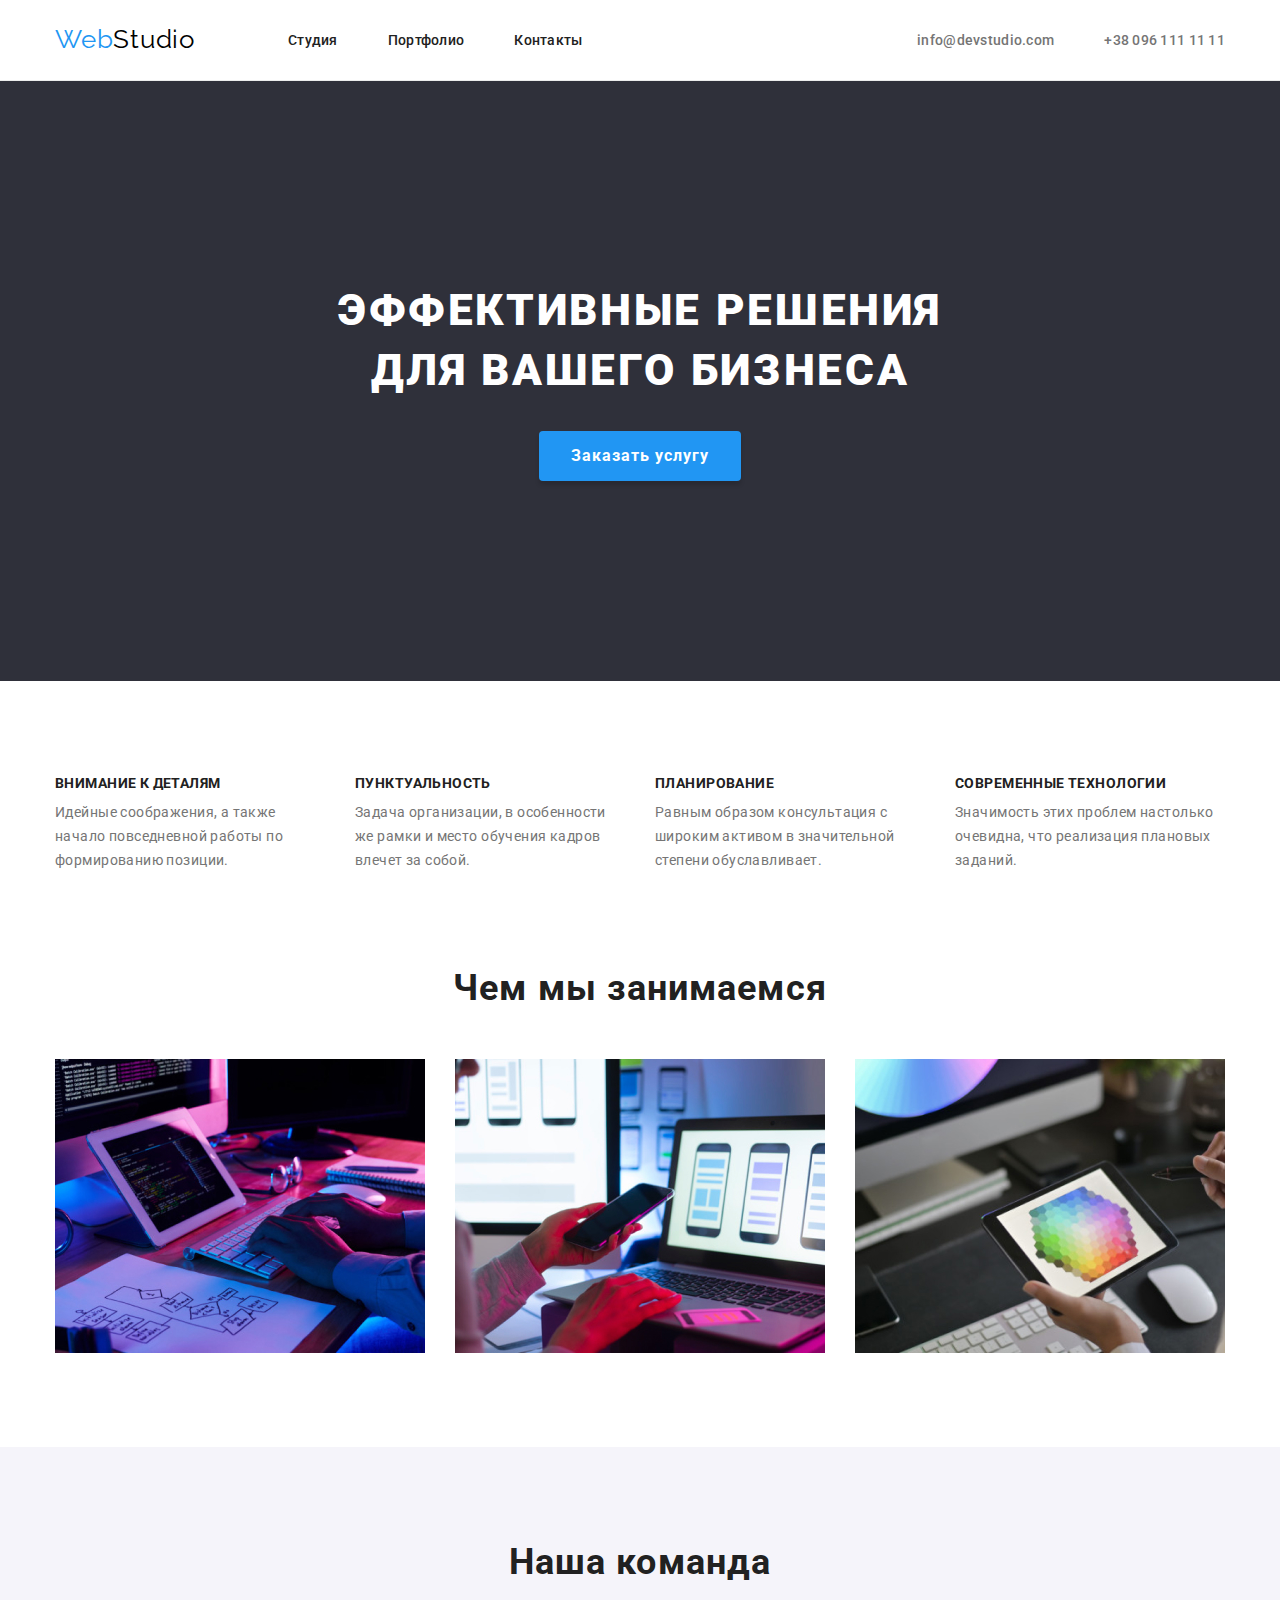
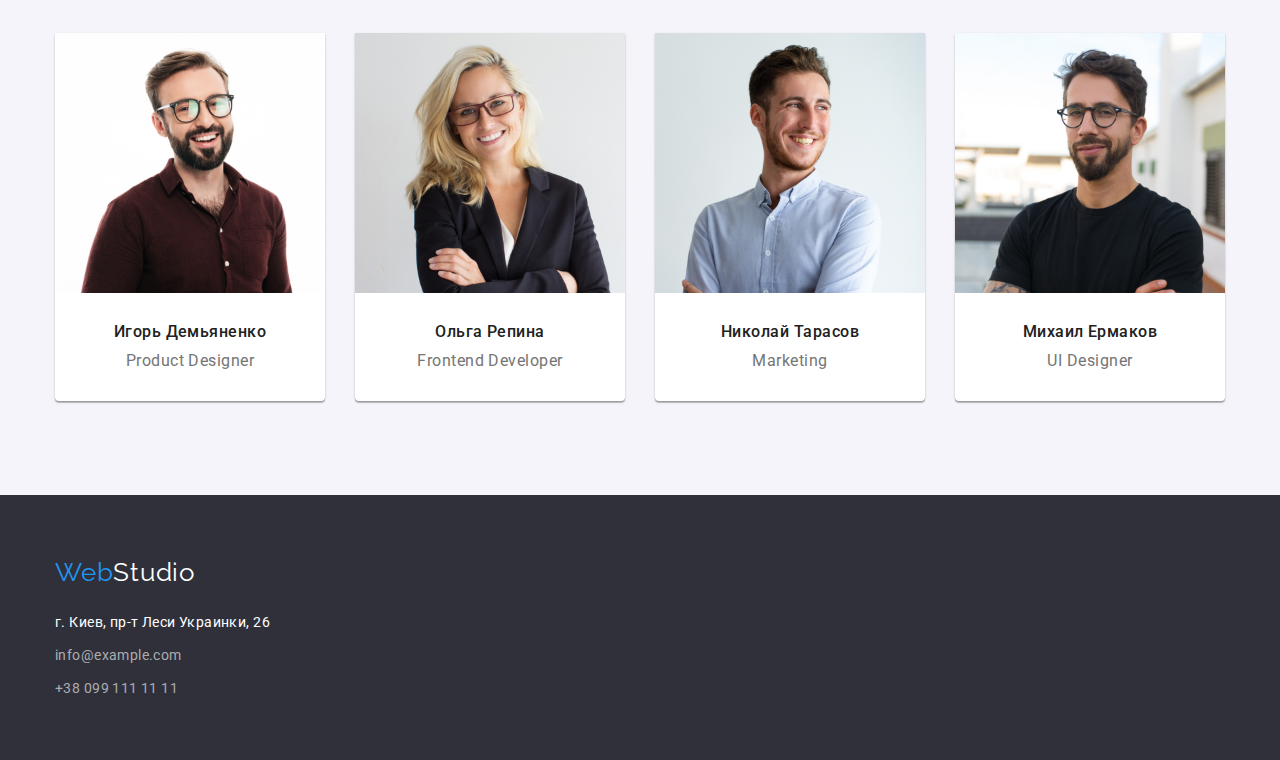
<file: index.html>
<!DOCTYPE html>
<html lang="ru">
  <head>
    <meta charset="UTF-8" />
    <meta http-equiv="X-UA-Compatible" content="IE=edge" />
    <meta name="viewport" content="width=device-width, initial-scale=1.0" />
    <title>Studio</title>
    <link rel="preconnect" href="https://fonts.googleapis.com" />
    <link rel="preconnect" href="https://fonts.gstatic.com" crossorigin />
    <link
      href="https://fonts.googleapis.com/css2?family=Raleway:wght@700&family=Roboto:wght@400;500;700;900&display=swap"
      rel="stylesheet"
    />
    <link rel="stylesheet" href="./css/modern-normalize.css" />
    <link rel="stylesheet" href="./css/styles.css" />
  </head>

  <body>
    <header>
      <div class="container header-container">
        <nav class="nav-section">
          <!-- HEADER LOGO -->
          <a class="logo header-logo" href="./"
            >Web<span class="logo-black">Studio</span>
          </a>

          <!-- HEADER NAVIGATION -->
          <ul class="nav-list">
            <li class="nav-item">
              <a class="nav-item-link" href="./index.html">Студия</a>
            </li>
            <li class="nav-item">
              <a class="nav-item-link" href="./portfolio.html">Портфолио</a>
            </li>
            <li class="nav-item">
              <a
                class="nav-item-link"
                href="https://unison-school.com.ua/data/uchitel_gitary_gostilo"
                >Контакты</a
              >
            </li>
          </ul>
        </nav>

        <!-- HEADER CONTACTS -->
        <ul class="header-contact-list">
          <li class="header-mail">
            <a class="header-contact-link" href="mailto:info@devstudio.com">
              info@devstudio.com
            </a>
          </li>
          <li class="header-tel">
            <a class="header-contact-link" href="tel:+380961111111">
              +38 096 111 11 11
            </a>
          </li>
        </ul>
      </div>
    </header>

    <main>
      <!-- HERO -->
      <section class="hero-section">
        <div class="container">
          <h1 class="hero-title">Эффективные решения для вашего бизнеса</h1>
          <button type="button" class="hero-button">Заказать услугу</button>
        </div>
      </section>

      <!-- FEATURES -->
      <section class="features-section">
        <div class="container">
          <h2 class="visually-hidden">Особенности</h2>
          <ul class="features-list">
            <li class="features-item">
              <h3 class="features-title">Внимание к деталям</h3>
              <p class="features-text">
                Идейные соображения, а также начало повседневной работы по
                формированию позиции.
              </p>
            </li>
            <li class="features-item">
              <h3 class="features-title">Пунктуальность</h3>
              <p class="features-text">
                Задача организации, в особенности же рамки и место обучения
                кадров влечет за собой.
              </p>
            </li>
            <li class="features-item">
              <h3 class="features-title">Планирование</h3>
              <p class="features-text">
                Равным образом консультация с широким активом в значительной
                степени обуславливает.
              </p>
            </li>
            <li class="features-item">
              <h3 class="features-title">Современные технологии</h3>
              <p class="features-text">
                Значимость этих проблем настолько очевидна, что реализация
                плановых заданий.
              </p>
            </li>
          </ul>
        </div>
      </section>

      <!-- SERVISES -->
      <section class="services-section">
        <div class="container">
          <h2 class="services-title">Чем мы занимаемся</h2>
          <ul class="services-list">
            <li class="services-list-item">
              <img
                src="./images/im1.jpg"
                alt="Руки у планшета с клавиатурой"
                width="370"
              />
            </li>
            <li class="services-list-item">
              <img
                src="./images/im2.jpg"
                alt="Телефон в руке возле ноутбука"
                width="370"
              />
            </li>
            <li class="services-list-item">
              <img
                src="./images/im3.jpg"
                alt="Планшет и стилус в руках"
                width="370"
              />
            </li>
          </ul>
        </div>
      </section>

      <!-- TEAM -->
      <section class="team-section">
        <div class="container">
          <h2 class="team-section-title">Наша команда</h2>
          <ul class="team-list">
            <li class="team-list-item">
              <img
                src="./images/member1.jpg"
                alt="Член команды 1"
                width="270"
              />
              <div class="team-list-card">
                <h3 class="team-list-title">Игорь Демьяненко</h3>
                <p class="team-list-text">Product Designer</p>
              </div>
            </li>
            <li class="team-list-item">
              <img
                src="./images/member2.jpg"
                alt="Член команды 2"
                width="270"
                class="team-image"
              />
              <div class="team-list-card">
                <h3 class="team-list-title">Ольга Репина</h3>
                <p class="team-list-text">Frontend Developer</p>
              </div>
            </li>
            <li class="team-list-item">
              <img
                src="./images/member3.jpg"
                alt="Член команды 3"
                width="270"
                class="team-image"
              />
              <div class="team-list-card">
                <h3 class="team-list-title">Николай Тарасов</h3>
                <p class="team-list-text">Marketing</p>
              </div>
            </li>
            <li class="team-list-item">
              <img
                src="./images/member4.jpg"
                alt="Член команды 4"
                width="270"
                class="team-image"
              />
              <div class="team-list-card">
                <h3 class="team-list-title">Михаил Ермаков</h3>
                <p class="team-list-text">UI Designer</p>
              </div>
            </li>
          </ul>
        </div>
      </section>
    </main>

    <!-- FOOTER -->
    <footer class="footer">
      <div class="container">
        <a class="logo footer-logo" href="./"
          >Web<span class="logo-white">Studio</span></a
        >

        <ul class="footer-list">
          <li class="footer-list-item">
            <address class="footer-address">
              г. Киев, пр-т Леси Украинки, 26
            </address>
          </li>
          <li class="footer-list-item">
            <a href="mailto:info@example.com" class="footer-contacts">
              info@example.com
            </a>
          </li>
          <li class="footer-list-item">
            <a href="tel:+380991111111" class="footer-contacts">
              +38 099 111 11 11
            </a>
          </li>
        </ul>
      </div>
    </footer>
  </body>
</html>
</file>
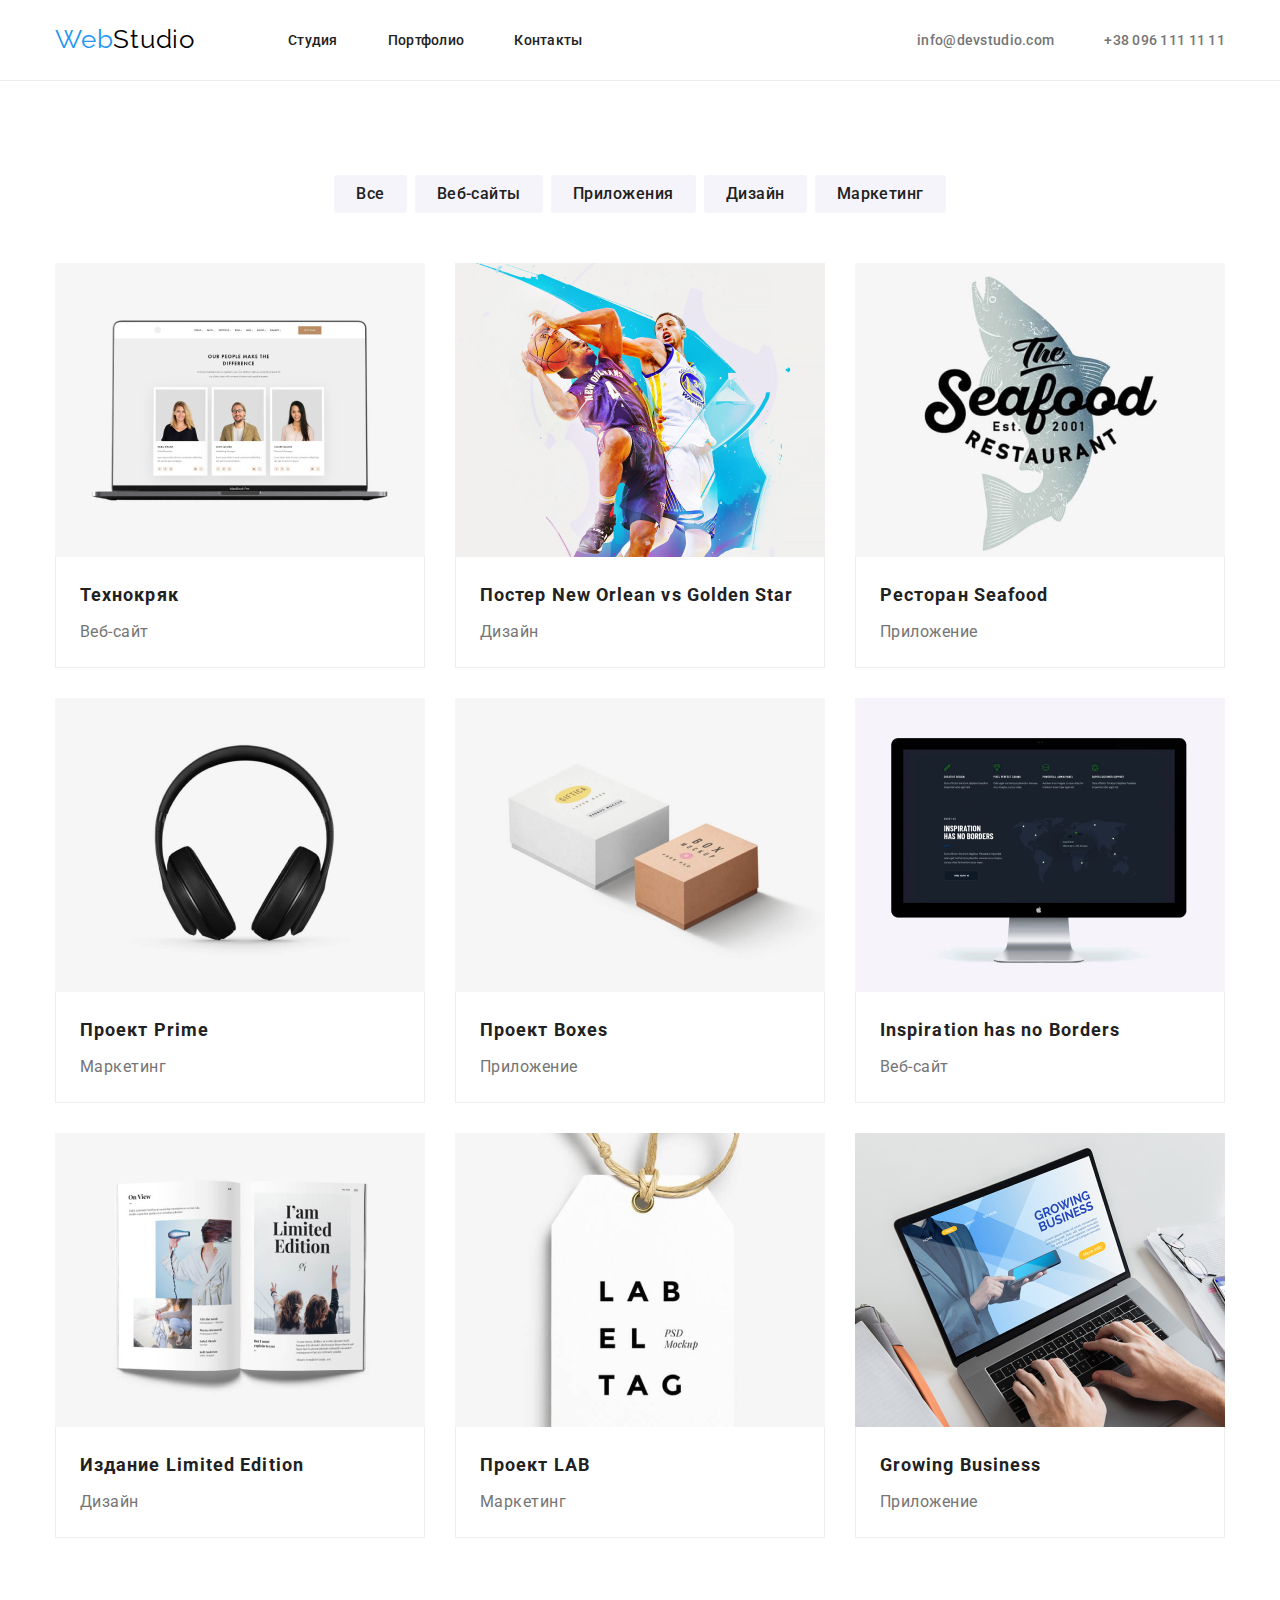
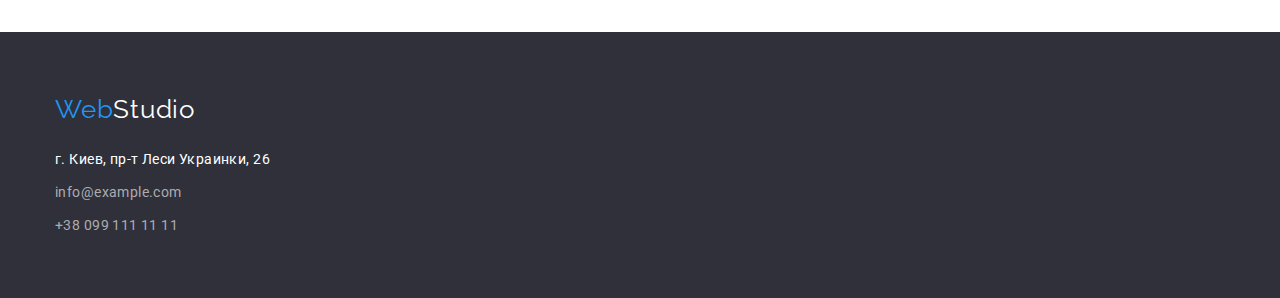
<file: portfolio.html>
<!DOCTYPE html>
<html lang="ru">
  <head>
    <meta charset="UTF-8" />
    <meta http-equiv="X-UA-Compatible" content="IE=edge" />
    <meta name="viewport" content="width=device-width, initial-scale=1.0" />
    <title>Портфолио</title>
    <link rel="preconnect" href="https://fonts.googleapis.com" />
    <link rel="preconnect" href="https://fonts.gstatic.com" crossorigin />
    <link
      href="https://fonts.googleapis.com/css2?family=Raleway:wght@700&family=Roboto:wght@400;500;700;900&display=swap"
      rel="stylesheet"
    />
    <link rel="stylesheet" href="./css/modern-normalize.css" />
    <link rel="stylesheet" href="./css/styles.css" />
  </head>

  <body>
    <header>
      <div class="container header-container">
        <nav class="nav-section">
          <!-- HEADER LOGO -->
          <a class="logo header-logo" href="./"
            >Web<span class="logo-black">Studio</span>
          </a>

          <!-- HEADER NAVIGATION -->
          <ul class="nav-list">
            <li class="nav-item">
              <a class="nav-item-link" href="./index.html">Студия</a>
            </li>
            <li class="nav-item">
              <a class="nav-item-link" href="./portfolio.html">Портфолио</a>
            </li>
            <li class="nav-item">
              <a
                class="nav-item-link"
                href="https://unison-school.com.ua/data/uchitel_gitary_gostilo"
                >Контакты</a
              >
            </li>
          </ul>
        </nav>

        <!-- HEADER CONTACTS -->
        <ul class="header-contact-list">
          <li class="header-mail">
            <a class="header-contact-link" href="mailto:info@devstudio.com">
              info@devstudio.com
            </a>
          </li>
          <li class="header-tel">
            <a class="header-contact-link" href="tel:+380961111111">
              +38 096 111 11 11
            </a>
          </li>
        </ul>
      </div>
    </header>

    <main>
      <section class="portfolio-section">
        <div class="container">
          <!-- BUTTONS -->
          <h1 class="visually-hidden">Портфолио</h1>
          <ul class="portfolio-buttons-list">
            <li class="portfolio-buttons-item">
              <button type="button" class="portfolio-buttons-button">
                Все
              </button>
            </li>
            <li class="portfolio-buttons-item">
              <button type="button" class="portfolio-buttons-button">
                Веб-сайты
              </button>
            </li>
            <li class="portfolio-buttons-item">
              <button type="button" class="portfolio-buttons-button">
                Приложения
              </button>
            </li>
            <li class="portfolio-buttons-item">
              <button type="button" class="portfolio-buttons-button">
                Дизайн
              </button>
            </li>
            <li class="portfolio-buttons-item">
              <button type="button" class="portfolio-buttons-button">
                Маркетинг
              </button>
            </li>
          </ul>

          <!-- GALLERY -->
          <ul class="portfolio-gallery-list">
            <li class="portfolio-gallery-item">
              <img src="./images/img-1.jpg" alt="картинка 1" width="370" />
              <div class="portfolio-card">
                <h2 class="portfolio-gallery-main">Технокряк</h2>
                <p class="portfolio-gallery-text">Веб-сайт</p>
              </div>
            </li>
            <li class="portfolio-gallery-item">
              <img src="./images/img-2.jpg" alt="картинка 2" width="370" />
              <div class="portfolio-card">
                <h2 class="portfolio-gallery-main">
                  Постер <span lang="en">New Orlean vs Golden Star</span>
                </h2>
                <p class="portfolio-gallery-text">Дизайн</p>
              </div>
            </li>
            <li class="portfolio-gallery-item">
              <img src="./images/img-3.jpg" alt="картинка 3" width="370" />
              <div class="portfolio-card">
                <h2 class="portfolio-gallery-main">
                  Ресторан <span lang="en">Seafood</span>
                </h2>
                <p class="portfolio-gallery-text">Приложение</p>
              </div>
            </li>
            <li class="portfolio-gallery-item">
              <img src="./images/img-4.jpg" alt="картинка 4" width="370" />
              <div class="portfolio-card">
                <h2 class="portfolio-gallery-main">
                  Проект <span lang="en">Prime</span>
                </h2>
                <p class="portfolio-gallery-text">Маркетинг</p>
              </div>
            </li>
            <li class="portfolio-gallery-item">
              <img src="./images/img-5.jpg" alt="картинка 5" width="370" />
              <div class="portfolio-card">
                <h2 class="portfolio-gallery-main">
                  Проект <span lang="en">Boxes</span>
                </h2>
                <p class="portfolio-gallery-text">Приложение</p>
              </div>
            </li>
            <li class="portfolio-gallery-item">
              <img src="./images/img-6.jpg" alt="картинка 6" width="370" />
              <div class="portfolio-card">
                <h2 class="portfolio-gallery-main" lang="en">
                  Inspiration has no Borders
                </h2>
                <p class="portfolio-gallery-text">Веб-сайт</p>
              </div>
            </li>
            <li class="portfolio-gallery-item">
              <img src="./images/img-7.jpg" alt="картинка 7" width="370" />
              <div class="portfolio-card">
                <h2 class="portfolio-gallery-main">
                  Издание <span lang="en">Limited Edition</span>
                </h2>
                <p class="portfolio-gallery-text">Дизайн</p>
              </div>
            </li>
            <li class="portfolio-gallery-item">
              <img src="./images/img-8.jpg" alt="картинка 8" width="370" />
              <div class="portfolio-card">
                <h2 class="portfolio-gallery-main">
                  Проект <span lang="en">LAB</span>
                </h2>
                <p class="portfolio-gallery-text">Маркетинг</p>
              </div>
            </li>
            <li class="portfolio-gallery-item">
              <img src="./images/img-9.jpg" alt="картинка 9" width="370" />
              <div class="portfolio-card">
                <h2 class="portfolio-gallery-main" lang="en">
                  Growing Business
                </h2>
                <p class="portfolio-gallery-text">Приложение</p>
              </div>
            </li>
          </ul>
        </div>
      </section>
    </main>

    <!-- FOOTER -->
    <footer class="footer">
      <div class="container">
        <a class="logo footer-logo" href="./"
          >Web<span class="logo-white">Studio</span></a
        >

        <ul class="footer-list">
          <li class="footer-list-item">
            <address class="footer-address">
              г. Киев, пр-т Леси Украинки, 26
            </address>
          </li>
          <li class="footer-list-item">
            <a href="mailto:info@example.com" class="footer-contacts">
              info@example.com
            </a>
          </li>
          <li class="footer-list-item">
            <a href="tel:+380991111111" class="footer-contacts">
              +38 099 111 11 11
            </a>
          </li>
        </ul>
      </div>
    </footer>
  </body>
</html>
</file>
<file: css/styles.css>
:root {
  --brand-color-main: #212121;
  --brand-color-text: #757575;
  --brand-color-focus: #2196f3;
  --brand-background-color: #2f303a;
}

.visually-hidden {
  position: absolute;
  clip: rect(0 0 0 0);
  width: 1px;
  height: 1px;
  margin: -1px;
  border: 0;
  padding: 0;
  overflow: hidden;
}

p,
h1,
h2,
h3,
h4,
h5,
h6 {
  margin: 0;
}

ul {
  margin: 0;
  padding: 0;
  list-style: none;
}

button {
  cursor: pointer;
}

img {
  display: block;
  min-width: 100px;
  height: auto;
}

body {
  font-family: "Roboto", sans-serif;
  background: #ffffff;
}

.container {
  width: 1200px;
  padding-left: 15px;
  padding-right: 15px;
  margin-left: auto;
  margin-right: auto;
}

header {
  border-bottom: 1px solid #ececec;
}

/* ----------------- LOGO ----------------- */

.logo {
  font-family: Raleway;
  font-size: 26px;
  line-height: 1.38;
  letter-spacing: 0.03em;
  color: var(--brand-color-focus);
  text-decoration: none;
}

.logo-black {
  font-family: Raleway;
  font-size: 26px;
  line-height: 1.38;
  letter-spacing: 0.03em;
  color: black;
  text-decoration: none;
}

.logo-white {
  font-family: Raleway;
  font-size: 26px;
  color: #ffffff;
  text-decoration: none;
}

.header-logo {
  margin-right: 93px;
}

/* ----------------- HEADER NAVIGATION ----------------- */

.header-container {
  display: flex;
  align-items: center;
}

.nav-section {
  display: flex;
  align-items: center;
}

.nav-list {
  font-size: 14px;
  font-weight: 500;
  line-height: 1.17;
  letter-spacing: 0.02em;
  display: flex;
}

.nav-item-link {
  color: var(--brand-color-main);
  text-decoration: none;
  display: block;
  padding-top: 32px;
  padding-bottom: 32px;
}

.nav-item-link:hover,
.nav-item-link:focus {
  color: var(--brand-color-focus);
}

.nav-item:not(:last-child) {
  margin-right: 50px;
}

/* ----------------- HEADER CONTACTS ----------------- */

.header-contact-list {
  font-size: 14px;
  font-weight: 500;
  line-height: 1.17;
  letter-spacing: 0.02em;
  display: flex;
  margin-left: auto;
}

.header-contact-link {
  color: var(--brand-color-text);
  text-decoration: none;
  display: block;
  padding-top: 32px;
  padding-bottom: 32px;
}

.header-contact-link:hover,
.header-contact-link:focus {
  color: var(--brand-color-focus);
}

.header-tel {
  margin-left: 50px;
}

/* ----------------- MAIN HERO ----------------- */

.hero-section {
  background-color: var(--brand-background-color);
  padding-top: 200px;
  padding-bottom: 200px;
  text-align: center;
}

.hero-title {
  font-weight: 900;
  font-size: 44px;
  line-height: 1.36;
  letter-spacing: 0.06em;
  width: 696px;
  color: #ffffff;
  text-transform: uppercase;
  margin-bottom: 30px;
  margin-left: auto;
  margin-right: auto;
}

.hero-button {
  background-color: var(--brand-color-focus);
  color: #ffffff;
  font-weight: 700;
  font-size: 16px;
  line-height: 1.87;
  padding: 10px 32px;
  min-width: 200px;
  letter-spacing: 0.06em;
  border-style: none;
  border-radius: 4px;
  box-shadow: 0px 4px 4px rgba(0, 0, 0, 0.15);
}

/* ----------------- MAIN FEATURES ----------------- */

.features-section {
  padding: 94px 0;
}

.features-list {
  display: flex;
}

.features-item {
  width: 270px;
}

.features-item:not(:last-child) {
  margin-right: 30px;
}

.features-title {
  font-size: 14px;
  font-weight: 700;
  line-height: 1.17;
  letter-spacing: 0.03em;
  color: var(--brand-color-main);
  text-transform: uppercase;
  margin-bottom: 10px;
}

.features-text {
  font-size: 14px;
  line-height: 1.71;
  letter-spacing: 0.03em;
  color: var(--brand-color-text);
}

/* ----------------- MAIN SERVISES ----------------- */

.services-title {
  font-size: 36px;
  font-weight: 700;
  line-height: 1.17;
  letter-spacing: 0.03em;
  color: var(--brand-color-main);
  text-align: center;
  margin-bottom: 50px;
}

.services-list {
  display: flex;
  padding-bottom: 94px;
}

.services-list-item:not(:last-child) {
  margin-right: 30px;
}

/* ----------------- MAIN TEAM ----------------- */

.team-section {
  background-color: #f5f4fa;
  padding: 94px 0;
}

.team-section-title {
  font-size: 36px;
  font-weight: 700;
  line-height: 1.17;
  letter-spacing: 0.03em;
  color: var(--brand-color-main);
  text-align: center;
  margin-bottom: 50px;
}

.team-list {
  display: flex;
}

.team-list-item {
  background-color: #fff;
  border-radius: 0px 0px 4px 4px;
  box-shadow: 0px 1px 3px rgba(0, 0, 0, 0.12), 0px 1px 1px rgba(0, 0, 0, 0.14),
    0px 2px 1px rgba(0, 0, 0, 0.2);
}

.team-list-item:not(:last-child) {
  margin-right: 30px;
}

.team-list-title {
  font-size: 16px;
  font-weight: 500;
  line-height: 1.17;
  letter-spacing: 0.03em;
  color: var(--brand-color-main);
  text-align: center;
  margin-bottom: 10px;
}

.team-list-text {
  font-size: 16px;
  line-height: 1.17;
  letter-spacing: 0.03em;
  color: var(--brand-color-text);
  text-align: center;
}

.team-list-card {
  padding: 30px 0;
}

/* ----------------- FOOTER ----------------- */

.footer {
  background-color: var(--brand-background-color);
  padding: 60px 0;
}

.footer-logo {
  display: inline-block;
  margin-bottom: 20px;
}

.footer-address {
  font-size: 14px;
  line-height: 1.71;
  letter-spacing: 0.03em;
  font-style: normal;
  color: #ffffff;
}

.footer-contacts {
  font-size: 14px;
  line-height: 1.71;
  letter-spacing: 0.03em;
  color: #acacb0;
  text-decoration: none;
}

.footer-contacts:hover,
.footer-contacts:focus {
  color: var(--brand-color-focus);
}

.footer-list-item:not(:last-child) {
  margin-bottom: 9px;
}

/* ----------------- PORTFOLIO SECTION ----------------- */

.portfolio-section {
  padding: 94px 0;
}

/* ----------------- PORTFOLIO BUTTONS ----------------- */

.portfolio-buttons-list {
  display: flex;
  justify-content: center;
}

.portfolio-buttons-item:not(:last-child) {
  margin-right: 8px;
}

.portfolio-buttons-button {
  font-size: 16px;
  font-weight: 500;
  line-height: 1.62;
  letter-spacing: 0.03em;
  padding: 6px 22px;
  color: var(--brand-color-main);
  background-color: #f5f4fa;
  border-style: none;
  border-radius: 3px;
}

.portfolio-buttons-button:hover,
.portfolio-buttons-button:focus {
  background-color: var(--brand-color-focus);
  color: #ffffff;
  box-shadow: 0px 3px 1px rgba(0, 0, 0, 0.1), 0px 1px 2px rgba(0, 0, 0, 0.08),
    0px 2px 2px rgba(0, 0, 0, 0.12);
}

/* ----------------- PORTFOLIO GALLERY ----------------- */

.portfolio-gallery-list {
  display: flex;
  flex-wrap: wrap;
  margin-top: 50px;
  margin-right: -30px;
  margin-bottom: -30px;
}

.portfolio-gallery-item {
  flex-basis: calc(100% / 3 - 30px);
  margin-right: 30px;
  margin-bottom: 30px;
}

.portfolio-gallery-main {
  font-size: 18px;
  font-weight: 700;
  line-height: 2;
  letter-spacing: 0.06em;
  color: var(--brand-color-main);
  margin-bottom: 4px;
}

.portfolio-gallery-text {
  font-size: 16px;
  line-height: 1.87;
  letter-spacing: 0.03em;
  color: var(--brand-color-text);
}

.portfolio-card {
  width: 370px;
  border: 1px solid #eeeeee;
  border-top: none;
  padding: 20px 0 20px 24px;
  margin-left: auto;
  margin-right: auto;
}
</file>
